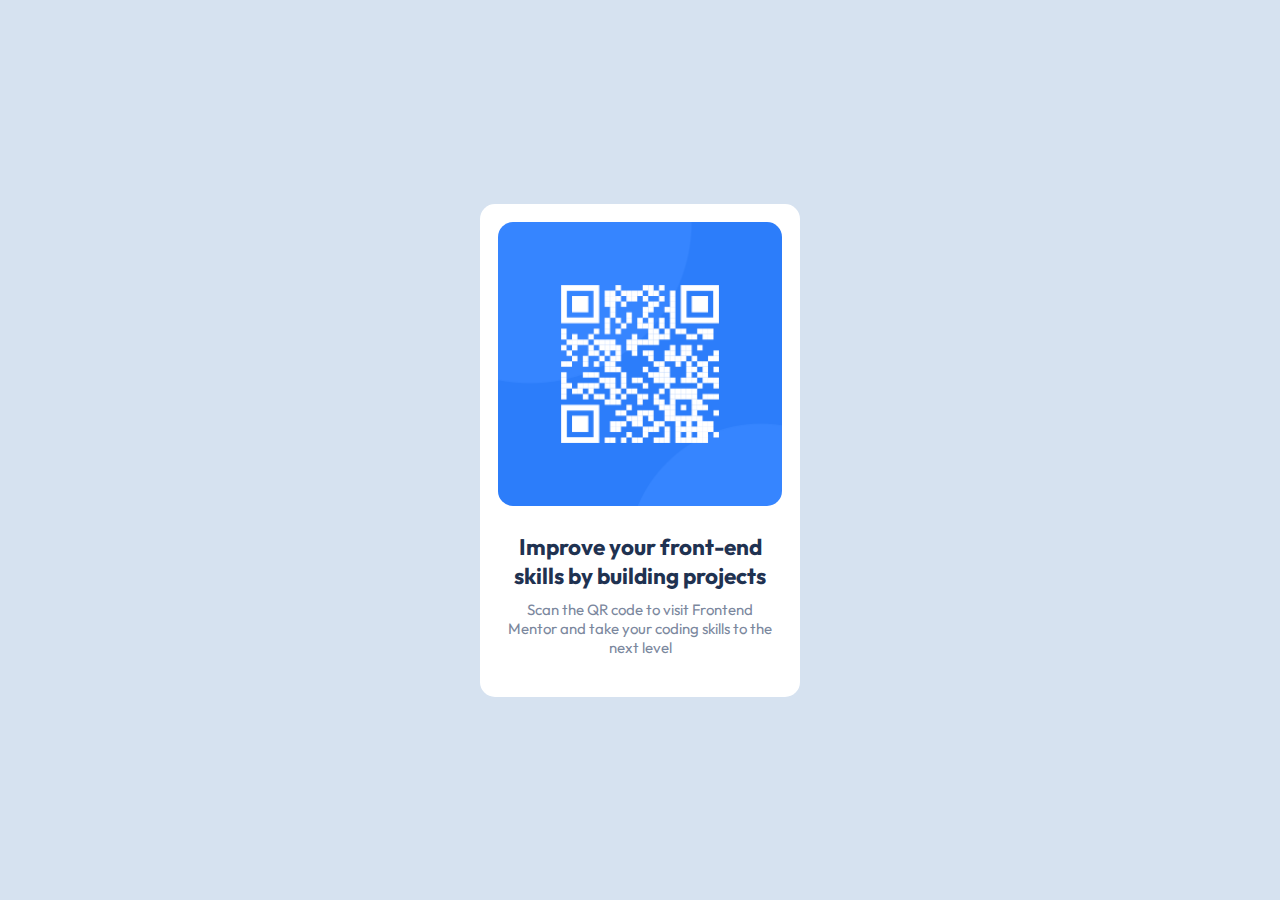
<file: 01_qr-code-component/index.html>
<!DOCTYPE html>
<html lang="en">

<head>
  <meta charset="UTF-8">
  <meta name="viewport" content="width=device-width, initial-scale=1.0">
  <link rel="icon" type="image/png" sizes="32x32" href="./images/favicon-32x32.png">
  <link rel="stylesheet" href="style.css">
  <title>Frontend Mentor | QR code component</title>
</head>

<body>
  <div class="container">
    <div class="card">
      <div class="imagem">
        <img src="images/image-qr-code.png" alt="QR code site Frontend Mentor">
      </div>
      <div class="texto">
        <h2>Improve your front-end skills by building projects</h2>
        <p>Scan the QR code to visit Frontend Mentor and take your coding skills to the next level</p>
      </div>
    </div>
  </div>
</body>

</html>
</file>
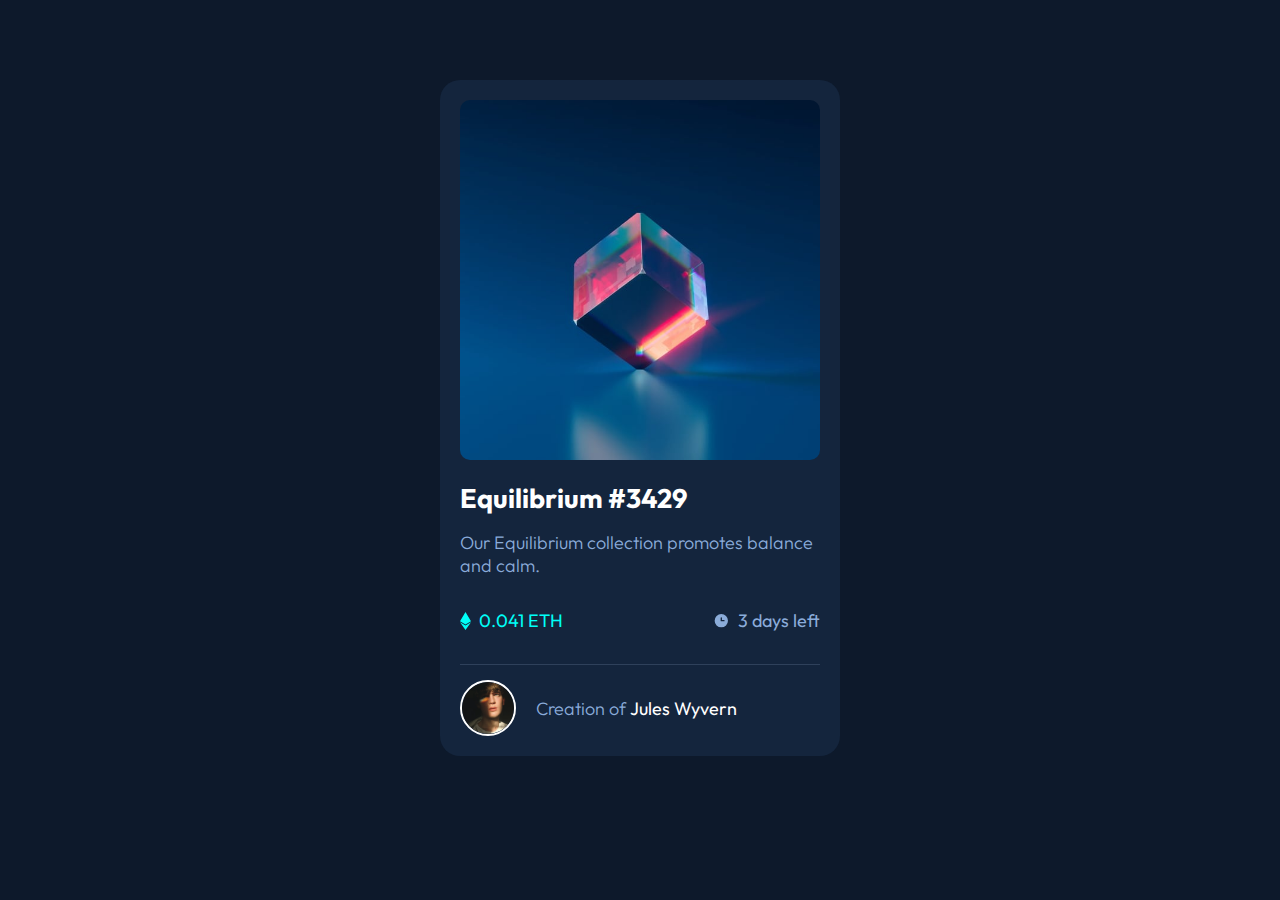
<file: 02_NFT-preview-card-component/index.html>
<!DOCTYPE html>
<html lang="en">

<head>
    <meta charset="UTF-8">
    <meta name="viewport" content="width=device-width, initial-scale=1.0">
    <!-- displays site properly based on user's device -->

    <link rel="icon" type="image/png" sizes="32x32" href="./images/favicon-32x32.png">
    <link rel="stylesheet" href="style.css">

    <title>Frontend Mentor | NFT preview card component</title>

</head>

<body>
    <div class="conteiner">
        <figure class="main-imagem">
            <img src="images/image-equilibrium.jpg" alt="">
            <div><img src="images/icon-view.svg" alt=""></div>
        </figure>

        <article>
            <h2>Equilibrium #3429</h2>
            <p>Our Equilibrium collection promotes balance and calm.</p>
            <ul>
                <li><img src="images/icon-ethereum.svg" alt="">0.041 ETH</li>
                <li><img src="images/icon-clock.svg" alt="">3 days left</li>
            </ul>
        </article>
        <article class="perfil">
            <img src="images/image-avatar.png" alt="">
            <p>Creation of <span>Jules Wyvern</span></p>
        </article>
    </div>
</body>

</html>
</file>
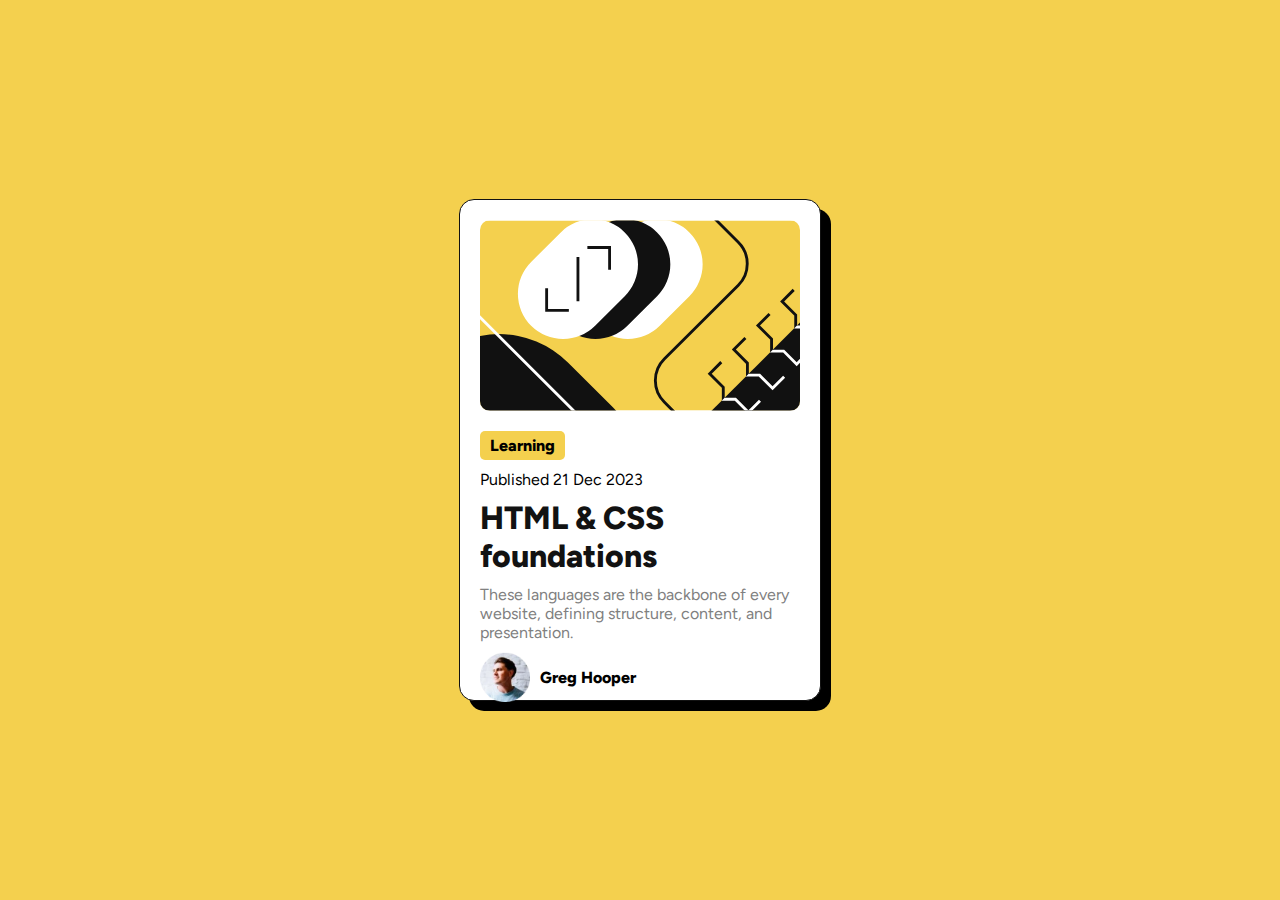
<file: 03_blog-preview-card-main/index.html>
<!DOCTYPE html>
<html lang="en">

<head>
  <meta charset="UTF-8">
  <meta name="viewport" content="width=device-width, initial-scale=1.0">
  <!-- displays site properly based on user's device -->

  <link rel="icon" type="image/png" sizes="32x32" href="./assets/images/favicon-32x32.png">

  <title>Frontend Mentor | Blog preview card</title>
  <link rel="stylesheet" href="style.css">

</head>

<body>
  <main class="conteiner">
    <figure>
      <img src="assets/images/illustration-article.svg" alt="">
    </figure>
    <div>
      <p>Learning</p>
    </div>
    <article class="texto">
      <p>Published 21 Dec 2023</p>
      <h1><a href="#">HTML & CSS foundations</a></h1>
      <p class="info">These languages are the backbone of every website, defining structure, content, and presentation.</p>
    </article>
    <article class="id">
      <img src="assets/images/image-avatar.webp" alt="">
      <p>Greg Hooper</p>
    </article>
  </main>
</body>

</html>
</file>
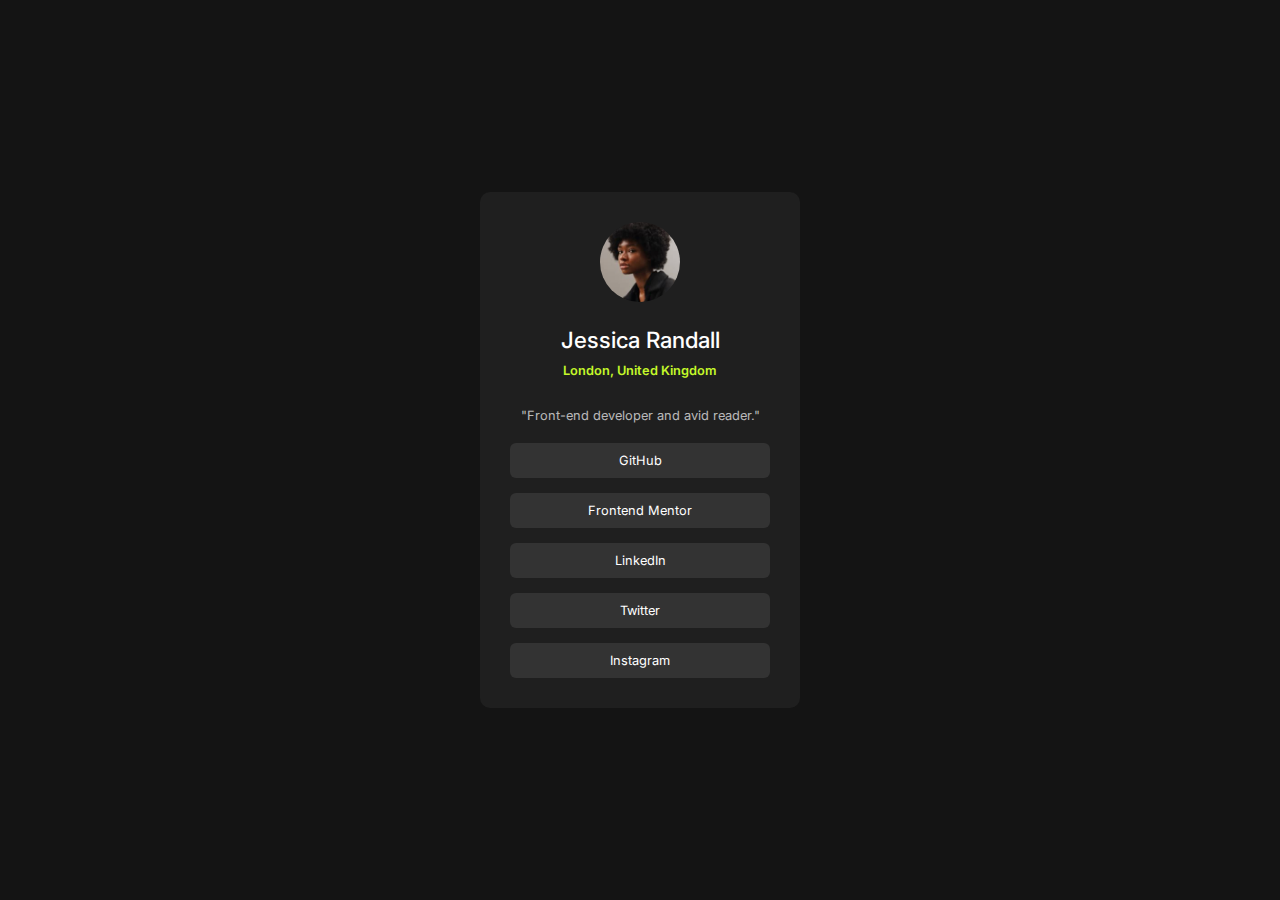
<file: 04_social-links-profile-main/index.html>
<!DOCTYPE html>
<html lang="en">

<head>
  <meta charset="UTF-8">
  <meta name="viewport" content="width=device-width, initial-scale=1.0">
  <link rel="icon" type="image/png" sizes="32x32" href="./assets/images/favicon-32x32.png">
  <title>Frontend Mentor | Social links profile</title>
  <link rel="stylesheet" href="style.css">
</head>

<body>
  <main>
    <figure>
      <img src="assets/images/avatar-jessica.jpeg" alt="">
    </figure>
    <article>
      <h1>Jessica Randall</h1>
      <h2>London, United Kingdom</h2>
      <p>"Front-end developer and avid reader."</p>
    </article>
    <ul>
        <li><a href="#" target="_blank">GitHub</a></li>
        <li><a href="#" target="_blank">Frontend Mentor</a></li>
        <li><a href="#" target="_blank">LinkedIn</a></li>
        <li><a href="#" target="_blank">Twitter</a></li>
        <li><a href="#" target="_blank">Instagram</a></li>
    </ul>
  </main>
</body>

</html>
</file>
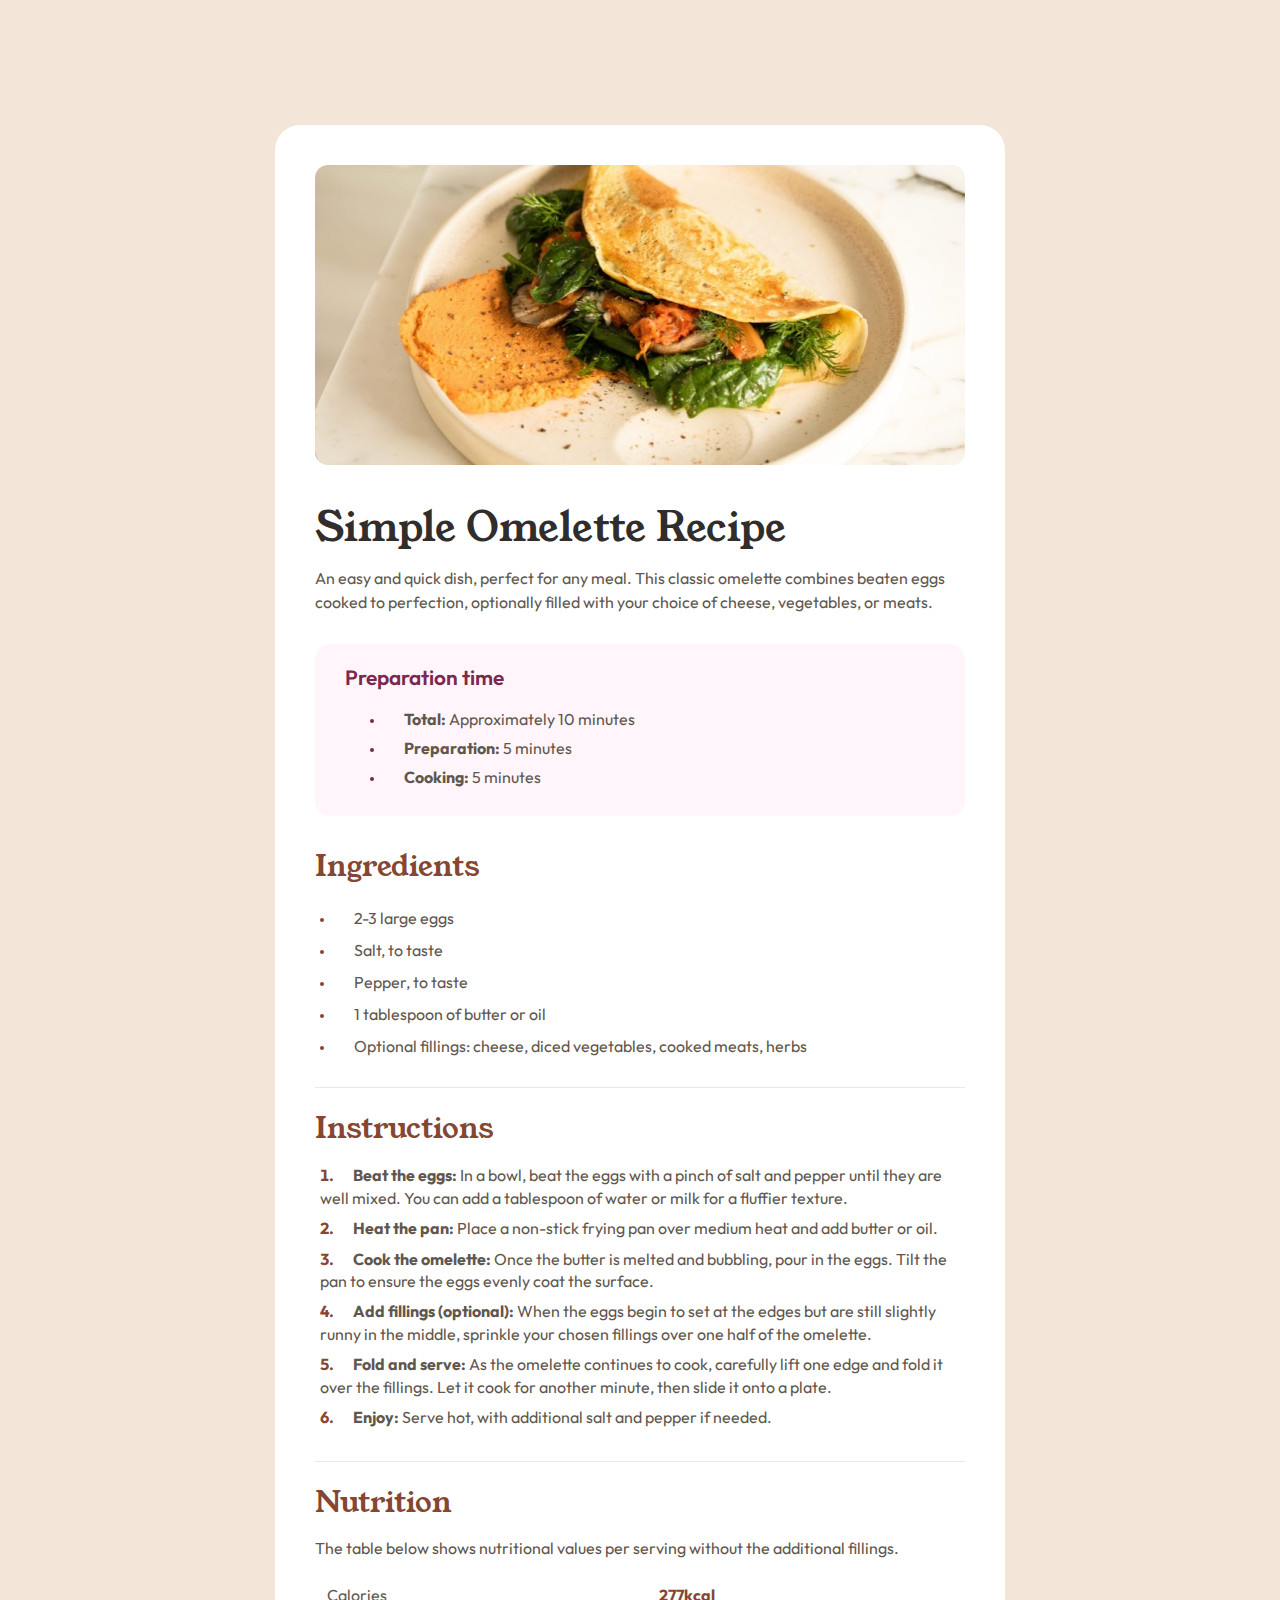
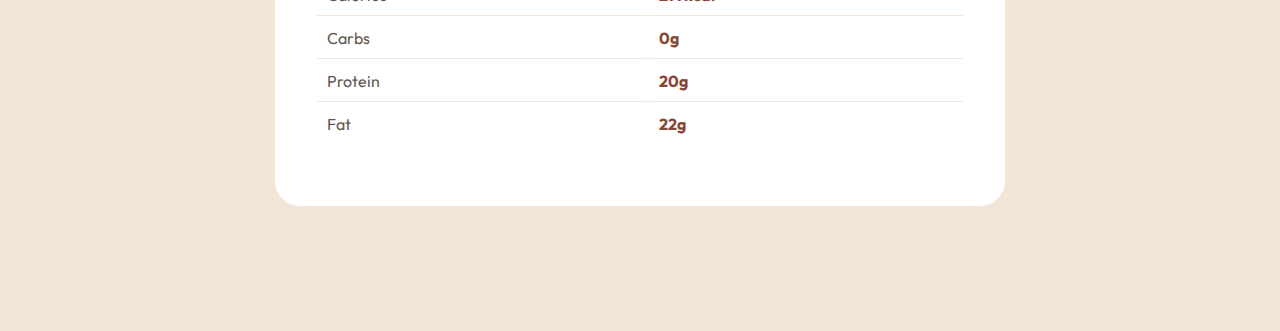
<file: 05_recipe-page-main/index.html>
<!DOCTYPE html>
<html lang="en">

<head>
    <meta charset="UTF-8">
    <meta name="viewport" content="width=device-width, initial-scale=1.0">
    <!-- displays site properly based on user's device -->

    <link rel="icon" type="image/png" sizes="32x32" href="./assets/images/favicon-32x32.png">
    <link rel="stylesheet" href="style.css">

    <title>Frontend Mentor | Recipe page</title>
</head>

<body>
    <main>
        <figure>
            <img src="assets/images/image-omelette.jpeg" alt="">
        </figure>

        <section class="main-txt">
            <h1>Simple Omelette Recipe</h1>
            <p>An easy and quick dish, perfect for any meal. This classic omelette combines beaten eggs cooked
                to perfection, optionally filled with your choice of cheese, vegetables, or meats.
            </p>
        </section>

        <section class="prep-time">
            <p>Preparation time</p>
            <ul>
                <li><span class="bullet-space"></span><b>Total:</b> Approximately 10 minutes</li>
                <li><span class="bullet-space"></span><b>Preparation:</b> 5 minutes</li>
                <li><span class="bullet-space"></span><b>Cooking:</b> 5 minutes</li>
            </ul>
        </section>

        <section class="ingredients">
            <h2>Ingredients</h2>
            <ul>
                <li><span class="bullet-space"></span>2-3 large eggs</li>
                <li><span class="bullet-space"></span>Salt, to taste</li>
                <li><span class="bullet-space"></span>Pepper, to taste</li>
                <li><span class="bullet-space"></span>1 tablespoon of butter or oil</li>
                <li><span class="bullet-space"></span>Optional fillings: cheese, diced vegetables, cooked meats, herbs</li>
            </ul>
        </section>

        <section class="instructions">
            <h2>Instructions</h2>
            <ol>
                <li><span class="bullet-space"></span><b>Beat the eggs:</b> In a bowl, beat the eggs with a pinch of salt and pepper until they are
                    well mixed.
                    You can add a tablespoon of water or milk for a fluffier texture.</li>

                <li><span class="bullet-space"></span><b>Heat the pan:</b> Place a non-stick frying pan over medium heat and add butter or oil.</li>

                <li><span class="bullet-space"></span><b>Cook the omelette:</b> Once the butter is melted and bubbling, pour in the eggs. Tilt the
                    pan to ensure
                    the eggs evenly coat the surface.</li>

                <li><span class="bullet-space"></span><b>Add fillings (optional):</b> When the eggs begin to set at the edges but are still slightly
                    runny in the
                    middle, sprinkle your chosen fillings over one half of the omelette.</li>

                <li><span class="bullet-space"></span><b>Fold and serve:</b> As the omelette continues to cook, carefully lift one edge and fold it
                    over the
                    fillings. Let it cook for another minute, then slide it onto a plate.</li>

                <li><span class="bullet-space"></span><b>Enjoy:</b> Serve hot, with additional salt and pepper if needed.</li>
            </ol>
        </section>

        <section class="nutrition">
            <h2>Nutrition</h2>
            <p>The table below shows nutritional values per serving without the additional fillings.</p>
            <table>
                <tr>
                    <td class="table-line">Calories</td>
                    <td class="table-line">277kcal</td>
                </tr>
                <tr>
                    <td class="table-line">Carbs</td>
                    <td class="table-line">0g</td>
                </tr>
                <tr>
                    <td class="table-line">Protein</td>
                    <td class="table-line">20g</td>
                </tr>
                <tr>
                    <td>Fat</td>
                    <td>22g</td>
                </tr>
            </table>
        </section>
    </main>

</body>

</html>
</file>
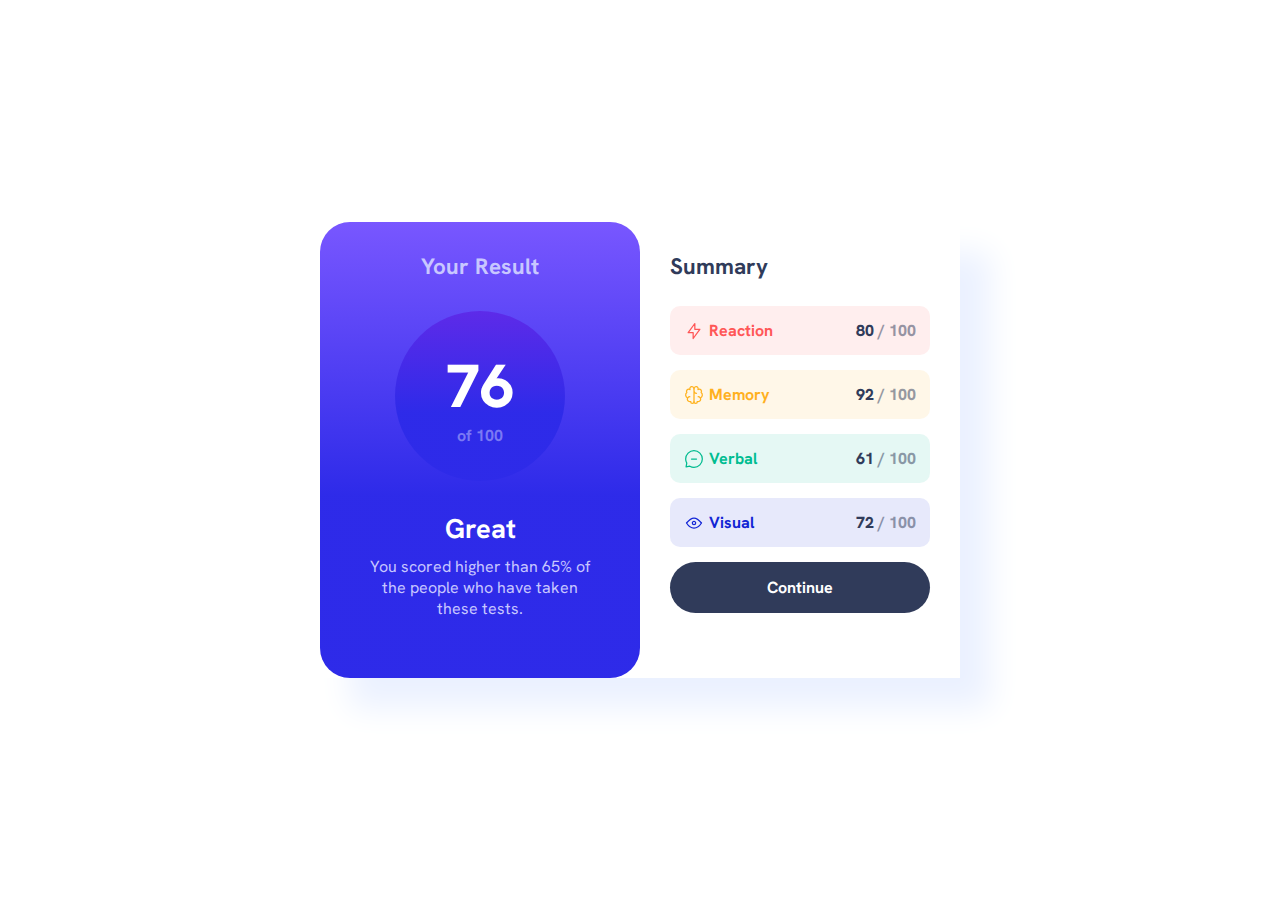
<file: 06_results-summary-component-main/index.html>
<!DOCTYPE html>
<html lang="en">

<head>
  <meta charset="UTF-8">
  <meta name="viewport" content="width=device-width, initial-scale=1.0">
  <!-- displays site properly based on user's device -->

  <link rel="icon" type="image/png" sizes="32x32" href="./assets/images/favicon-32x32.png">
  <link rel="stylesheet" href="style.css">
  <title>Frontend Mentor | Results summary component</title>
</head>

<body>
  <main>
    <section class="result">
      <h1>Your Result</h1>
      <div class="result-score">
        <p class="result-score-first">76</p>
        <p class="result-score-second">of 100</p>
      </div>
      <h2>Great</h2>
      <p class="result-text">You scored higher than 65% of the people who have taken these tests.</p>
    </section>

    <section class="summary">
      <h1>Summary</h1>
      <div class="summary-score" >
        <div class="summary-score-item" id="reaction">
          <img src="assets/images/icon-reaction.svg" alt="">
          <h2>Reaction</h2>
          <p>80 <span>/ 100</span></p>
        </div>
        <div class="summary-score-item" id="memory">
          <img src="assets/images/icon-memory.svg" alt="">
          <h2>Memory</h2>
          <p>92 <span>/ 100</span></p>
        </div>
        <div class="summary-score-item" id="verbal">
          <img src="assets/images/icon-verbal.svg" alt="">
          <h2>Verbal</h2>
          <p>61 <span>/ 100</span></p>
        </div>
        <div class="summary-score-item" id="visual">
          <img src="assets/images/icon-visual.svg" alt="">
          <h2>Visual</h2>
          <p>72 <span>/ 100</span></p>
        </div>
        <button>
          <a href="#">Continue</a>
        </button>
      </div>
    </section>
  </main>
</body>

</html>
</file>
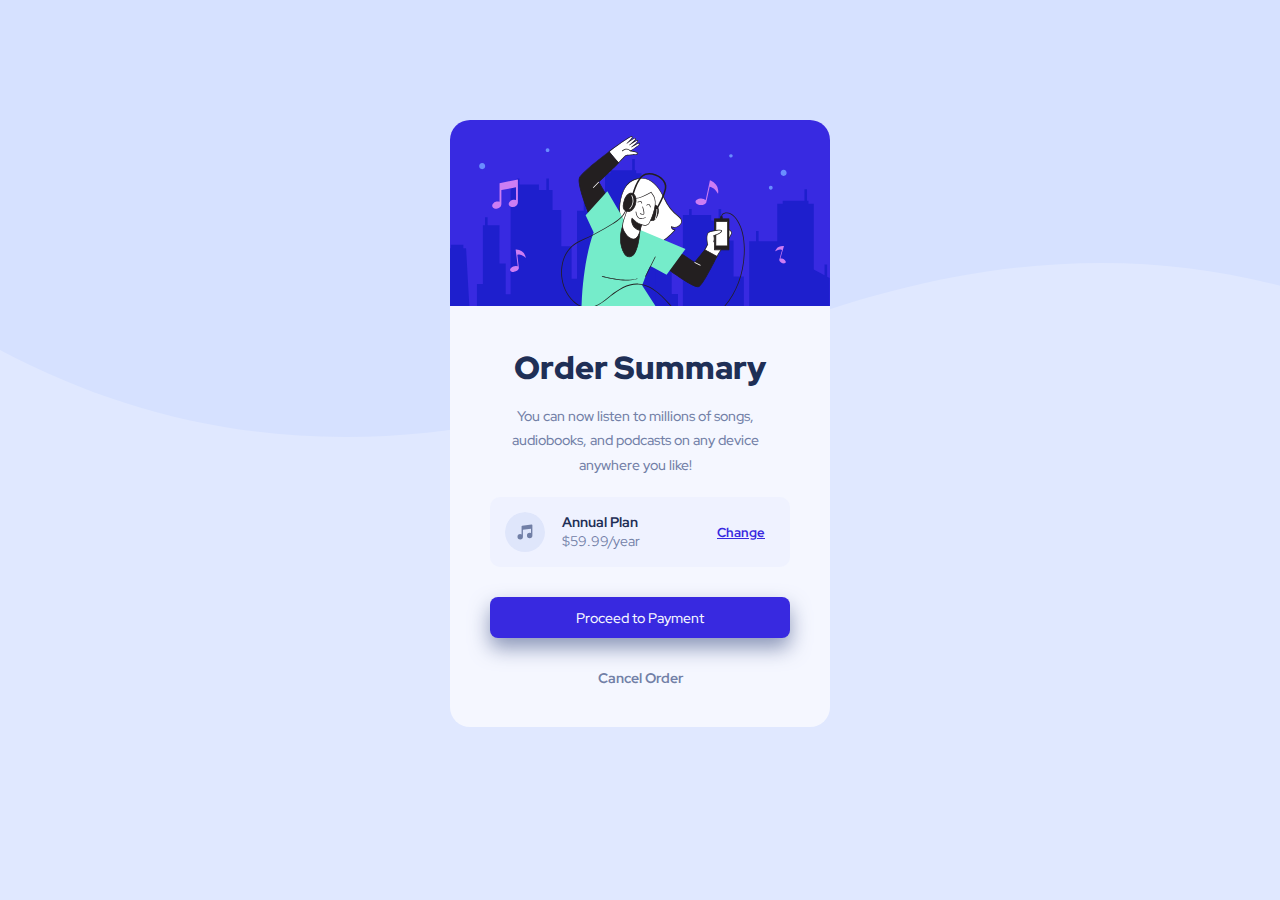
<file: 07_order-summary-component-main/index.html>
<!DOCTYPE html>
<html lang="en">

<head>
    <meta charset="UTF-8">
    <meta name="viewport" content="width=device-width, initial-scale=1.0">
    <link rel="icon" type="image/png" sizes="32x32" href="./images/favicon-32x32.png">
    <link rel="stylesheet" href="style.css">
    <title>Frontend Mentor | Order summary card</title>

</head>

<body>
    <main>
        <img src="images/illustration-hero.svg" alt="">
        <section>
            <h1>Order Summary</h1>

            <p class="section-text">You can now listen to millions of songs, audiobooks, and podcasts on any
                device anywhere you like!</p>
            <div class="annual-plan">
                <img src="images/icon-music.svg" alt="">
                <div class="annual-plan-info">
                    <h2>Annual Plan</h2>
                    <p>$59.99/year</p>
                </div>
                <a href="#">Change</a>
            </div>
            <div class="links">
                <a href="#" id="button">Proceed to Payment</a>
                <a href="#" id="button_1">Cancel Order</a>
            </div>
        </section>
    </main>
</body>

</html>
</file>
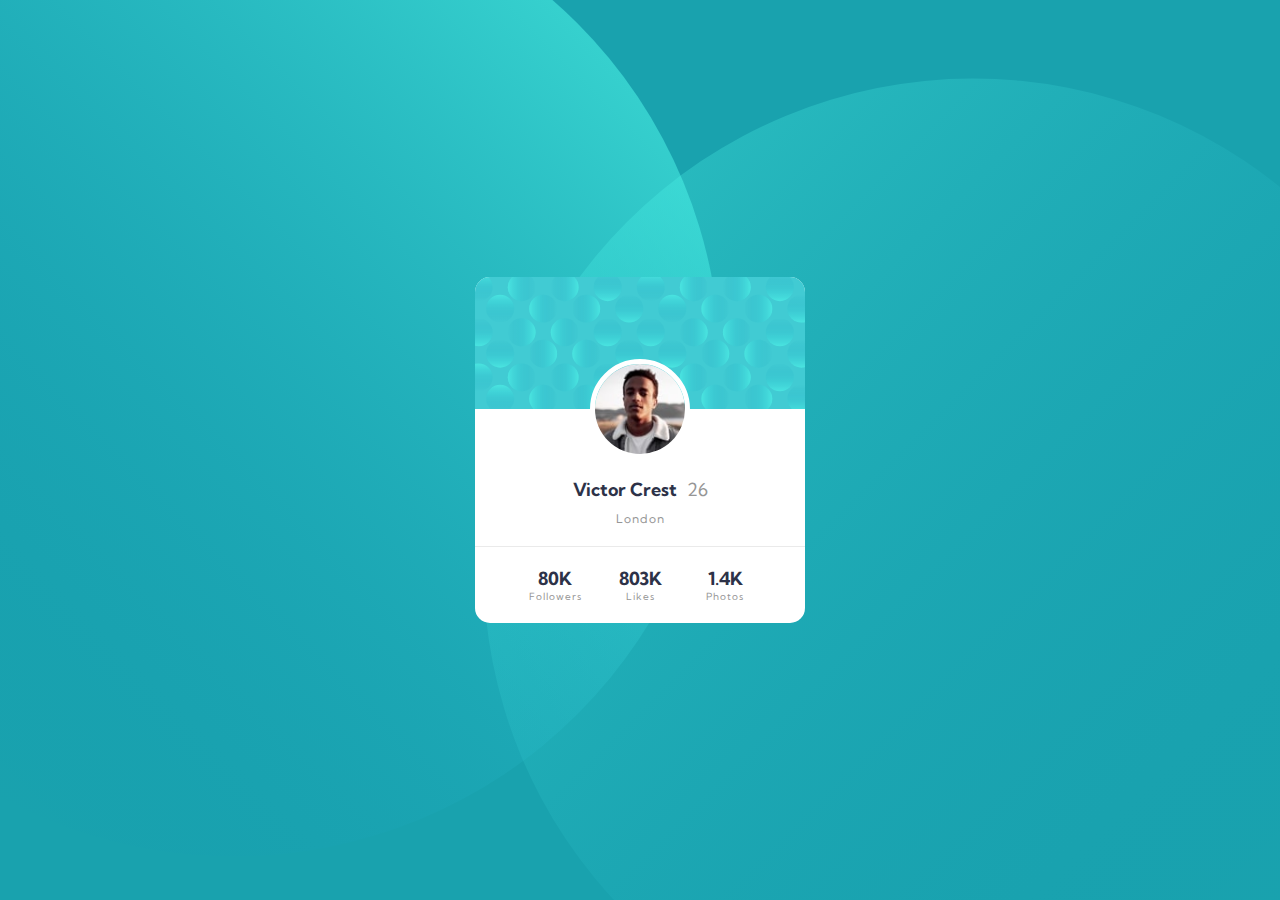
<file: 09_profile-card-component-main/index.html>
<!DOCTYPE html>
<html lang="en">

<head>
  <meta charset="UTF-8">
  <meta name="viewport" content="width=device-width, initial-scale=1.0">

  <link rel="icon" type="image/png" sizes="32x32" href="./images/favicon-32x32.png">

  <title>Frontend Mentor | Profile card component</title>
  <link rel="stylesheet" href="styles.css">
</head>

<body>
  <main>
    <div class="img">
      <img class="img-card" src="images/bg-pattern-card.svg" alt="">
      <img class="img-perfil" src="images/image-victor.jpg" alt="">
    </div>
    <section class="main-info">
      <h1>Victor Crest <span>26</span></h1>
      <p>London</p>
    </section>
    <section class="profile-info">
      <div class="info">
        <h2>80K</h2>
        <p>Followers</p>
      </div>
      <div class="info">
        <h2>803K</h2>
        <p>Likes</p>
      </div>
      <div class="info">
        <h2>1.4K</h2>
        <p>Photos</p>
      </div>
    </section>
  </main>
</body>

</html>
</file>
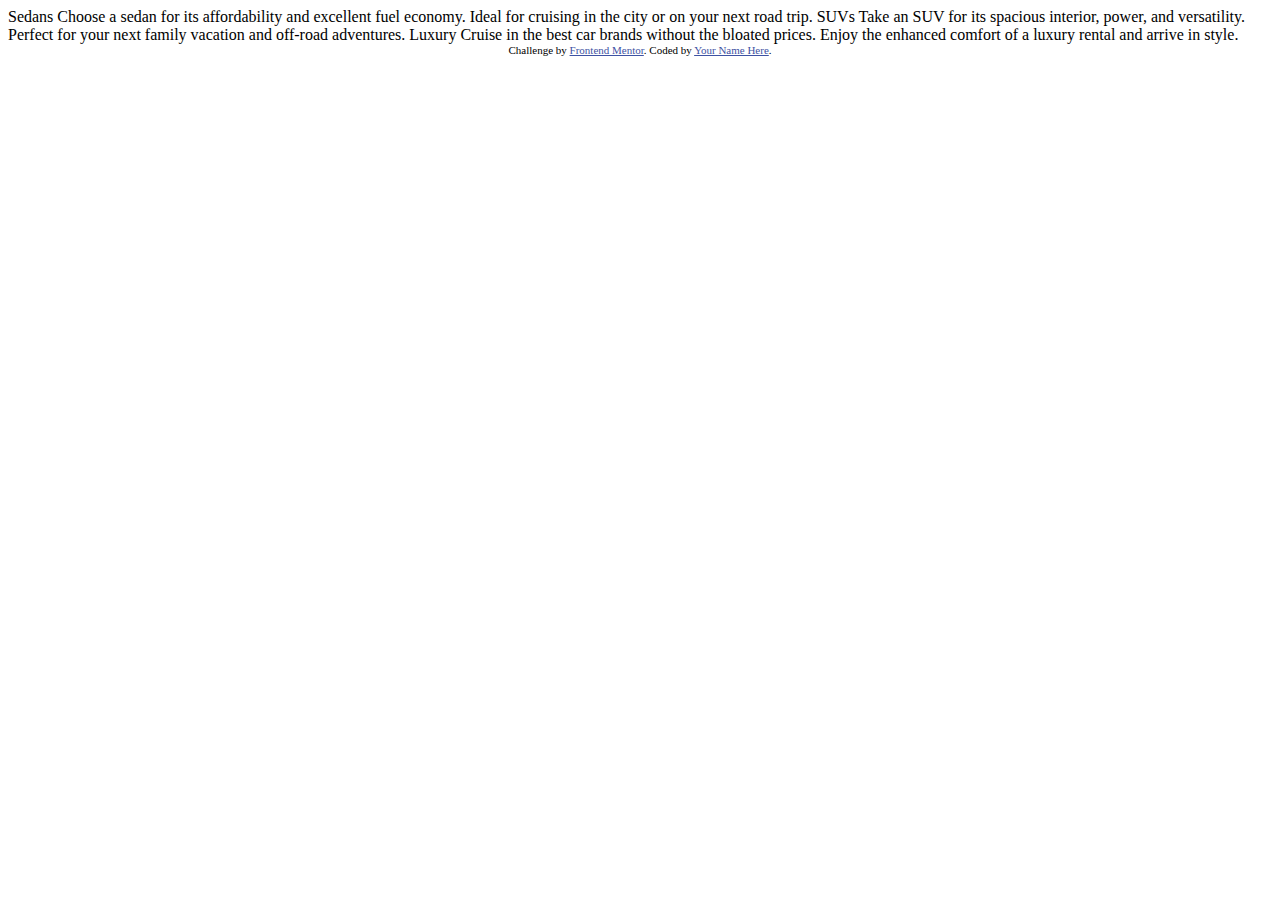
<file: 11_column-preview-card-component-main/index.html>
<!DOCTYPE html>
<html lang="en">
<head>
  <meta charset="UTF-8">
  <meta name="viewport" content="width=device-width, initial-scale=1.0"> <!-- displays site properly based on user's device -->

  <link rel="icon" type="image/png" sizes="32x32" href="./images/favicon-32x32.png">
  
  <title>Frontend Mentor | 3-column preview card component</title>

  <!-- Feel free to remove these styles or customise in your own stylesheet 👍 -->
  <style>
    .attribution { font-size: 11px; text-align: center; }
    .attribution a { color: hsl(228, 45%, 44%); }
  </style>
</head>
<body>
  
  Sedans
  Choose a sedan for its affordability and excellent fuel economy. Ideal for cruising in the city 
  or on your next road trip.

  SUVs
  Take an SUV for its spacious interior, power, and versatility. Perfect for your next family vacation 
  and off-road adventures.

  Luxury
  Cruise in the best car brands without the bloated prices. Enjoy the enhanced comfort of a luxury 
  rental and arrive in style.
  
  <div class="attribution">
    Challenge by <a href="https://www.frontendmentor.io?ref=challenge" target="_blank">Frontend Mentor</a>. 
    Coded by <a href="#">Your Name Here</a>.
  </div>
</body>
</html>
</file>
<file: 01_qr-code-component/style.css>
@import url('https://fonts.googleapis.com/css2?family=Outfit:wght@100..900&display=swap');

* {
    margin: 0;
    padding: 0;
}

body {
    font-family: "Outfit";
    background-color: hsl(212, 45%, 89%);
    min-height: 100vh;
    display: flex;
    align-items: center;
    font-size: 15px;
}

.container {
    max-width: 350px;
    margin: 0 auto;
}

.card {
    background-color: #fff;
    padding: 18px;
    border-radius: 15px;
    text-align: center;
    margin: 0 1em;
}

.card img {
    width: 100%;
    border-radius: 15px;
}

.texto {
    padding: 22px 10px;
}

.texto h2 {
    font-weight: 700;
    margin-bottom: 10px;
    color: hsl(218, 44%, 22%);
}

.texto p {
    font-weight: 400;
    color: hsl(220, 15%, 55%);
}
</file>
<file: 02_NFT-preview-card-component/style.css>
/* Estilos gerais */
@import url('https://fonts.googleapis.com/css2?family=Outfit:wght@100..900&display=swap');

:root {
    --Soft-blue: hsl(215, 51%, 70%);
    --Cyan: hsl(178, 100%, 50%);
    --main-BG: hsl(217, 54%, 11%);
    --card-BG: hsl(216, 50%, 16%);
    --line: hsl(215, 32%, 27%);
    --White: hsl(0, 0%, 100%);
}

* {
    margin: 0;
    padding: 0;
    box-sizing: border-box;
}

p {
    font-weight: 300;
    color: var(--Soft-blue);
}

img {
    max-width: 100%;
}

ul {
    list-style-type: none;
}

body {
    font-family: "Outfit", sans-serif;
    font-size: 18px;
    background-color: var(--main-BG);
    /* Alterar para white com transparencia 60% */
    color: var(--White);
    padding: 20px;
    margin: 60px auto;
}

.conteiner {
    padding: 20px;
    background-color: var(--card-BG);
    border-radius: 20px;
    margin-bottom: 16px;
    max-width: 400px;
    margin: auto;
}

.conteiner .main-imagem img{
    position: relative;
    border-radius: 10px;
} 

.conteiner .main-imagem div{
    position: absolute;
    top: 100px;
    max-width: 360px;
    max-height: 360px;
    background-color: hsl(178, 100%, 50%, 50%);;
    width: 100%;
    height: 500px;
    z-index: 999;
    opacity: 0;
    border-radius: 10px;
}

.conteiner .main-imagem div:hover{
    opacity: 1;
    cursor: pointer;
}

.conteiner .main-imagem div img{
    position: absolute;
    left: 50%;
    top: 50%;
    transform: translate(-50%,-50%);
}

.conteiner h2 {
    color: var(--White);
    margin: 16px 8px 16px 0;
}

.conteiner h2:hover {
    color: var(--Cyan);
    cursor: pointer;
}

.conteiner ul {
    display: flex;
    align-items: center;
    justify-content: space-between;
    padding: 32px 0;
    border-bottom: 1px solid var(--line);
}

.conteiner ul li {
    display: flex;
    align-items: center;
    gap: 8px;
}

.conteiner ul li:first-child {
    color: var(--Cyan);
}

.conteiner ul li:last-child {
    color: var(--Soft-blue);
}

.conteiner .perfil {
    display: flex;
    align-items: center;
    justify-content: start;
    padding-top: 15px;
    gap: 20px;
}

.conteiner .perfil img {
    width: 56px;
    border: 2px solid var(--White);
    border-radius: 50%;
}

.conteiner .perfil p span {
    color: white;
    font-weight: 400;
}

.conteiner .perfil p span:hover {
    color: cyan;
    cursor: pointer;
}
</file>
<file: 03_blog-preview-card-main/style.css>
/* Estilos gerais */
@import url('https://fonts.googleapis.com/css2?family=Figtree:ital,wght@0,300..900;1,300..900&display=swap');

:root {
    --Yellow: hsl(47, 88%, 63%);
    --White: hsl(0, 0%, 100%);
    --Black: hsl(0, 0%, 7%);
    --Grey: hsl(0, 0%, 50%);
}

p {
    font-size: 16px;
}

* {
    margin: 0;
    padding: 0;
}


body {
    background-color: var(--Yellow);
    display: grid;
    place-items: center;
    height: 100vh;
    font-family: "Figtree", sans-serif;
}

main {
    display: grid;
    border: 1px solid var(--Black);
    background-color: var(--White);
    width: 360px;
    height: 500px;
    border-radius: 15px;
    box-shadow: 10px 10px black;
    transition: transform 0.2s ease-in-out, box-shadow 0.2s ease-in-out;
}

main:hover {
    transition: .1s;
    transform: translate(-10px, -10px);
    box-shadow: 20px 20px black;
}

figure {
    display: flex;
    padding: 20px 20px;
    justify-items: center;
    align-items: center;
}

figure img {
    border-radius: 10px;
    width: 100%;
}

div {
    display: flex;
    padding-left: 20px;
    padding-bottom: 10px;
    justify-self: start;
    align-self: center;
}

div p {
    background-color: var(--Yellow);
    padding: 5px 10px;
    font-weight: 800;
    border-radius: 5px;
}

.texto {
    display: grid;
    padding-left: 20px;
    gap: 10px;
}

a {
    text-decoration: none;
    color: var(--Black);
    font-weight: 800;
}

a:hover {
    color: var(--Yellow);
}

.info {
    color: var(--Grey);
}

.id {
    display: flex;
    padding: 10px 0px 20px 20px;
    font-weight: 800;
    align-items: center;
    gap: 10px;
}

.id img {
    width: 50px;
    height: 50px;
}
</file>
<file: 04_social-links-profile-main/style.css>
@import url('https://fonts.googleapis.com/css2?family=Inter:wght@100..900&display=swap');

:root {
    /* Primary */
    --Green: hsl(75, 94%, 57%);
    /* Neutral */
    --White: hsl(0, 0%, 100%);
    --Grey: hsl(0, 0%, 20%);
    --Dark_Grey: hsl(0, 0%, 12%);
    --Off_Black: hsl(0, 0%, 8%);
}

* {
    margin: 0;
    padding: 0;
}

a {
    text-decoration: none;
}

body {
    background-color: var(--Off_Black);
    display: flex;
    justify-content: center;
    height: 100vh;
    font-family: "Inter", sans-serif;
}

main {
    display: flex;
    flex-direction: column;
    gap: 10px;
    padding-bottom: 30px;
    background-color: var(--Dark_Grey);
    width: 320px;
    align-self: center;
    border-radius: 10px;
}

figure {
    margin: auto;
    padding: 30px 0px 10px 0px;
}

figure img {
    border-radius: 50%;
    width: 80px;
    height: 80px;
}

article {
    margin: 0;
    justify-self: center;
    text-align: center;
}

article h1 {
    color: var(--White);
    font-size: 1.4rem;
    margin-bottom: 10px;
    font-weight: 500;
}

article h2 {
    color: var(--Green);
    font-size: 0.8rem;
    margin-bottom: 30px;
    font-weight: 600;
}

article p {
    color: hsl(0, 0%, 100%, .7);
    font-size: 0.8rem;
    font-weight: 400;
    margin-bottom: 10px;
}

ul {
    list-style: none;
    padding: 0px 30px;
}

li + li {
    margin-top: 15px;
}

li a {
    display: flex;
    justify-content: center;
    font-size: 0.8rem;
    padding: 10px 0;
    color: var(--White);
    border-radius: 6px;
    background-color: var(--Grey);
}

li a:hover {
    background-color: var(--Green);
    color: var(--Off_Black);
}
</file>
<file: 05_recipe-page-main/style.css>
@import url('https://fonts.googleapis.com/css2?family=Outfit:wght@100..900&family=Young+Serif&display=swap');

:root {
    /* Primary */

    --Nutmeg: hsl(14, 45%, 36%);
    --Dark-Raspberry: hsl(332, 51%, 32%);

    /* Neutral */

    --White: hsl(0, 0%, 100%);
    --Ros-White: hsl(330, 100%, 98%);
    --Eggshell: hsl(30, 54%, 90%);
    --Light-Grey: hsl(30, 18%, 87%);
    --Wenge-Brown: hsl(30, 10%, 34%);
    --Dark-Charcoal: hsl(24, 5%, 18%);
}

* {
    padding: 0;
    margin: 0;
    box-sizing: border-box;
}

body {
    background-color: var(--Eggshell);
    padding: 125px 0;
    display: flex;
    justify-content: center;
}

main{
    background-color: var(--White);
    width: 730px;
    height: auto;
    border-radius: 25px;
    padding: 40px;
}

figure{
	margin: 0;
	max-width: 100%;
    padding: 0px 0px 30px 0px;
}

figure img {
    width: 100%;
    height: 300px;
    border-radius: 13px;
}

.main-txt {
    margin-bottom: 30px;
}

.main-txt h1 {
    font-family: 'Young Serif';
    font-style: normal;
    font-weight: 400;
    font-size: 2.5rem;
    color: var(--Dark-Charcoal);
    margin-bottom: 10px;
}

.main-txt p {
    font-family: 'Outfit';
    font-style: normal;
    font-weight: 400;
    color: var(--Wenge-Brown); 
    line-height: 1.5;  
}

.prep-time {
    padding: 20px 30px;
    margin-bottom: 30px;
    background-color: var(--Ros-White); 
    border-radius: 15px;
    font-family: 'Outfit';
    font-style: normal;  
}

.prep-time p {
    color: var(--Dark-Raspberry);
    font-weight: 600;
    font-size: 1.3rem;
    margin-bottom: 10px;
}

.prep-time ul {
    padding: 5px 25px;
    color: var(--Wenge-Brown);
    font-weight: 400;
    line-height: 1.8;
    font-size: 1rem;
    list-style-position: inside;
}

.bullet-space {
    display: inline-block;
    width: 1rem;
}

.prep-time > ul li::marker {
    font-size: small;
    color: var(--Dark-Raspberry);
} 

.ingredients {
    margin-bottom: 20px;
}

.ingredients h2 {
    font-family: 'Young Serif';
    font-style: normal;
    font-weight: 400;
    font-size: 1.8rem;
    color: var(--Nutmeg);
    margin-bottom: 10px;
}

.ingredients ul {
    padding: 5px 5px 25px 5px;
    font-family: 'Outfit';
    color: var(--Wenge-Brown);
    font-weight: 400;
    line-height: 2;
    font-size: 1rem;
    list-style-position: inside;
    border-bottom: 1px solid var(--Eggshell);
}

.ingredients > ul li::marker {
    font-size: small;
    color: var(--Nutmeg);
} 

.instructions {
    margin-bottom: 20px;
}

.instructions h2 {
    font-family: 'Young Serif';
    font-style: normal;
    font-weight: 400;
    font-size: 1.8rem;
    color: var(--Nutmeg);
    margin-bottom: 10px;
}

.instructions ol {
    padding: 5px 5px 25px 5px;
    font-family: 'Outfit';
    color: var(--Wenge-Brown);
    font-weight: 400;
    line-height: 1.4;
    font-size: 1rem;
    list-style-position: inside;
    border-bottom: 1px solid var(--Eggshell);
}

.instructions ol li {
    margin-bottom: 8px;
}

.instructions > ol li::marker {
    font-weight: 700;
    color: var(--Nutmeg);
  } 

.nutrition {
    display: grid;
    gap: 15px;
    margin-bottom: 20px;
}

.nutrition h2 {
    font-family: 'Young Serif';
    font-style: normal;
    font-weight: 400;
    font-size: 1.8rem;
    color: var(--Nutmeg);
}

.nutrition p {
    font-family: 'Outfit';
    color: var(--Wenge-Brown);
    font-weight: 400;
    font-size: 1rem;
}

table {
    font-family: 'Outfit';
    font-size: 1rem;
}

tr :nth-child(even){
    color: var(--Nutmeg);
    font-weight: 700;
}

tr :nth-child(odd){
    color: var(--Wenge-Brown);
    font-weight: 400;
}

td {
    padding: 10px;
}

.table-line {
    border-bottom: 1px solid var(--Eggshell);
}
</file>
<file: 06_results-summary-component-main/style.css>
@import url('https://fonts.googleapis.com/css2?family=Hanken+Grotesk:wght@500;700;800&display=swap');

:root {
    /* Neutral */
    --White: hsl(0, 0%, 100%);
    --Pale-blue: hsl(221, 100%, 96%);
    --Light-lavender: hsl(241, 100%, 89%);
    --Dark-gray-blue: hsl(224, 30%, 27%);

    /* Primary */
    --Light-red: hsl(0, 100%, 67%);
    --Orangey-yellow: hsl(39, 100%, 56%);
    --Green-teal: hsl(166, 100%, 37%);
    --Cobalt-blue: hsl(234, 85%, 45%);

    /* Gradients background */
    --Light-slate-blue-background: hsl(252, 100%, 67%);
    --Light-royal-blue-background: hsl(241, 81%, 54%);

    /* Gradients circle */
    --Violet-blue: hsla(256, 72%, 46%, 1);
    --Persian-blue: hsla(241, 72%, 46%, 0);

    /* fonte */
    --fonte_1: 'hanken grotesk', sans-serif;
}

* {
    box-sizing: border-box;
    margin: 0px;
    padding: 0px;
}

button {
    all: unset; 
}

a {
    all: unset;
}

body{
    font-family: var(--fonte_1);
    display: flex;
    justify-content: center;
    align-items: center;
    height: 100vh;
    /* width: 100vw; */
}

main {
    display: flex;
    width: 640px;
    flex-wrap: wrap;
    box-shadow: 30px 30px 30px var(--Pale-blue);
}

.result, .summary {
    padding: 30px;
    flex: 1 1;
}

.result {
    background: linear-gradient(to bottom, hsl(252, 100%, 67%),  hsl(241, 81%, 54%) 60%);
    border-radius: 30px;
    display: flex;
    flex-direction: column;
    align-items: center;
}

.result h1 {
    color: var(--Light-lavender);
    font-size: 1.4rem;  
    margin-bottom: 30px;
}

.result-score {
    background: linear-gradient(to bottom,hsl(256, 81%, 54%) ,  hsl(241, 81%, 54%) 60%);
    border-radius: 50%;
    width: 170px;
    height: 170px;
    display: flex;
    flex-direction: column;
    justify-content: center;
    align-items: center;
    margin-bottom: 30px;
}

.result-score-first {
    font-size: 3.8rem;
    font-weight: 800;
    color: var(--White);
}

.result-score-second {
    font-size: 1rem;
    font-weight: 700;
    color: var(--Light-lavender);
    opacity: .5;
}

.result h2 { 
    font-size: 1.7rem;
    color: var(--White);
    font-weight: 700;
    margin-bottom: 10px;
}

.result .result-text{ 
    font-size: 1rem;
    color: var(--Light-lavender);
    text-align: center;
    width: 25ch;
    margin-bottom: 15px;
}

.summary {
    display: flex;
    flex-direction: column;
}

.summary h1 {
    font-size: 1.4rem;
    margin-bottom: 25px;
    color: var(--Dark-gray-blue)
}

.summary-score {
    display: flex;
    flex-direction: column;
    gap: 15px;
    margin-bottom: 35px;
}

.summary-score-item { 
    padding: 14px;
    display: grid;
    border-radius: 10px;
    grid-template-columns: max-content 1fr max-content;
    align-items: center;
    gap: 5px;
}

.summary-score-item h2 {
    font-size: 1rem;
}

.summary-score-item > p {
    color: var(--Dark-gray-blue);
    font-weight: 800;
}

span {
    font-size: 1rem;
    font-weight: 800;
    color: var(--Dark-gray-blue);
    opacity: .5;
}
 
.summary-score-item#reaction {
    background-color: hsla(0, 100%, 67%, 0.1);
}

.summary-score-item#reaction > h2 {
    color: var(--Light-red);
}

.summary-score-item#memory {
    background-color: hsla(39, 100%, 56%, 0.1);
}

.summary-score-item#memory > h2 {
    color: var(--Orangey-yellow);
}

.summary-score-item#verbal {
    background-color: hsla(166, 100%, 37%, 0.1);
}

.summary-score-item#verbal > h2 {
    color: var(--Green-teal);
}

.summary-score-item#visual {
    background-color: hsla(234, 85%, 45%, 0.1);
}

.summary-score-item#visual > h2 {
    color: var(--Cobalt-blue);
}

button {
    background-color: var(--Dark-gray-blue);
    padding: 15px;
    border-radius: 30px;
    text-align: center;
    color: var(--White);
    font-weight: 700;
    font-size: 1rem;
}

button:hover {
    background: linear-gradient(to bottom, hsl(252, 100%, 67%),  hsl(241, 81%, 54%) 60%);
    cursor:pointer;
}
</file>
<file: 07_order-summary-component-main/style.css>
@import url('https://fonts.googleapis.com/css2?family=Red+Hat+Display:ital,wght@0,300..900;1,300..900&display=swap');

:root {
    /* Primary */

    --Pale-blue: hsl(225, 100%, 94%);
    --Bright-blue: hsl(245, 75%, 52%);

    /* Neutral */

    --Very-pale-blue: hsl(225, 100%, 98%);
    --Desaturated-blue: hsl(224, 23%, 55%);
    --Dark-blue: hsl(223, 47%, 23%);
}

* {
    margin: 0px;
    padding: 0px;
    box-sizing: border-box;
}

body {
    font-family: "Red Hat Display", sans-serif;
    background-image: url(images/pattern-background-desktop.svg);
    background-color: var(--Pale-blue);
    background-attachment: scroll;
    background-repeat: no-repeat;
    background-size: auto;
    display: flex;
    justify-content: center;
    align-items: center;
    margin: 120px 0px;
}

main {
    display: flex;
    flex-direction: column;
    width: 380px;
    justify-content: center;
    border-radius: 20px;
    background-color: var(--Very-pale-blue);
}

img {
    border-top-right-radius: 20px;
    border-top-left-radius: 20px;
}

h1 {
    text-align: center;
    margin-top: 40px;
    margin-bottom: 15px;
    color: var(--Dark-blue);
    font-weight: 900;
}

section {
    display: flex;
    flex-direction: column;
}

.section-text {
    text-align: center;
    font-size: 0.9rem;
    color: var(--Desaturated-blue);
    font-weight: 500;
    line-height: 1.7;
    margin: 0px 50px 20px 40px;
}

.annual-plan {
    display: flex;
    background-color: rgba(224, 232, 255, 0.3);
    margin: 0px 40px 0px 40px;
    border-radius: 10px;
    padding: 15px;
    justify-content: space-between;
    margin-bottom: 30px;
}

.annual-plan img {
    width: 40px;
    height: 40px;
}

.annual-plan a {
    color: var(--Bright-blue);
    font-weight: 700;
    font-size: 0.8rem;
    align-self: center;
    margin-right: 10px;
}

#button:hover{
    opacity: 0.8;
}

#button_1:hover{
    color: var(--Dark-blue);
}

.annual-plan-info {
    margin-right: 60px;
}

.annual-plan-info h2 {
    font-size: 0.9rem;
    color: var(--Dark-blue);
    font-weight: 700;
}

.annual-plan-info p {
    font-size: 0.9rem;
    color: var(--Desaturated-blue);
}

.links {
    display: flex;
    flex-direction: column;
    gap: 20px;
}

.links :nth-child(odd) {
    background-color: var(--Bright-blue);
    margin: 0px 40px 0px 40px;
    color: var(--Very-pale-blue);
    text-align: center;
    padding: 11px;
    border-radius: 8px;
    font-size: 0.9rem;
    text-decoration: none;
    font-weight: 500;
    box-shadow: 0 10px 20px hsl(224, 23%, 55%, 80%);
}

.links :nth-child(even) {
    font-size: 0.9rem;
    text-align: center;
    padding: 10px;
    margin-bottom: 30px;
    text-decoration: none;
    color: var(--Desaturated-blue);
    font-weight: 700;
}
</file>
<file: 09_profile-card-component-main/styles.css>
@import url('https://fonts.googleapis.com/css2?family=Kumbh+Sans:wght@100..900&display=swap');

* {
    margin: 0;
    padding: 0;
    box-sizing: border-box;
}

:root {
    /* Primary */
    --Dark-cyan: hsl(185, 75%, 39%);
    --Very-dark-desaturated-blue: hsl(229, 23%, 23%);
    --Dark-grayish-blue: hsl(227, 10%, 46%);

    /* Neutral */
    --Dark-gray: hsl(0, 0%, 59%);
}

body {
    background-image: url(images/bg-pattern-top.svg), url(images/bg-pattern-bottom.svg);
    background-repeat: no-repeat, no-repeat;
    background-attachment: fixed, fixed;
    background-position: -85% 155%, 160% -100%;
    background-color: var(--Dark-cyan);
    display: flex;
    height: 100vh;
    align-items: center;
    justify-content: center;
    font-family: "Kumbh Sans", sans-serif;
}

main {
    background-color: white;
    border-radius: 15px;
    width: 330px;
}

.img {
    position: relative;
}

.img-card {
    max-width: 100%;
    border-top-left-radius: 15px;
    border-top-right-radius: 15px;
}

.img-perfil {
    width: 100px;
    height: 100px;
    border-radius: 50%;
    border: 5px solid white;
    position: absolute;
    left: 50%;
    top: 97%;
    transform: translate(-50%, -50%);
}

.main-info {
    display: flex;
    flex-direction: column;
    text-align: center;
    gap: 5px;
    margin-top: 65px;
}

.main-info h1 {
    font-size: 18px;
    color: var(--Very-dark-desaturated-blue);
    font-weight: 700;
}

.main-info span {
    color: var(--Dark-gray);
    font-weight: 400;
    font-size: 18px;
    margin-left: 6px;
}

.main-info p {
    color: var(--Dark-gray);
    font-weight: 400;
    font-size: 12px;
    letter-spacing: 1px;
    margin-top: 5px;
}

.profile-info {
    display: flex;
    justify-content: center;
    border-top: 1px solid hsl(0, 0%, 59%, 0.2);
    margin-top: 20px;
    gap: 30px;
    padding: 20px;
}

.info {
    display: flex;
    flex-direction: column;
    width: 55px;
}

.info h2 {
    font-size: 18px;
    color: var(--Very-dark-desaturated-blue);
    font-weight: 700;
    text-align: center;
}

.info p {
    color: var(--Dark-gray);
    font-weight: 400;
    font-size: 10px;
    text-align: center;
    letter-spacing: 1px;
}
</file>
